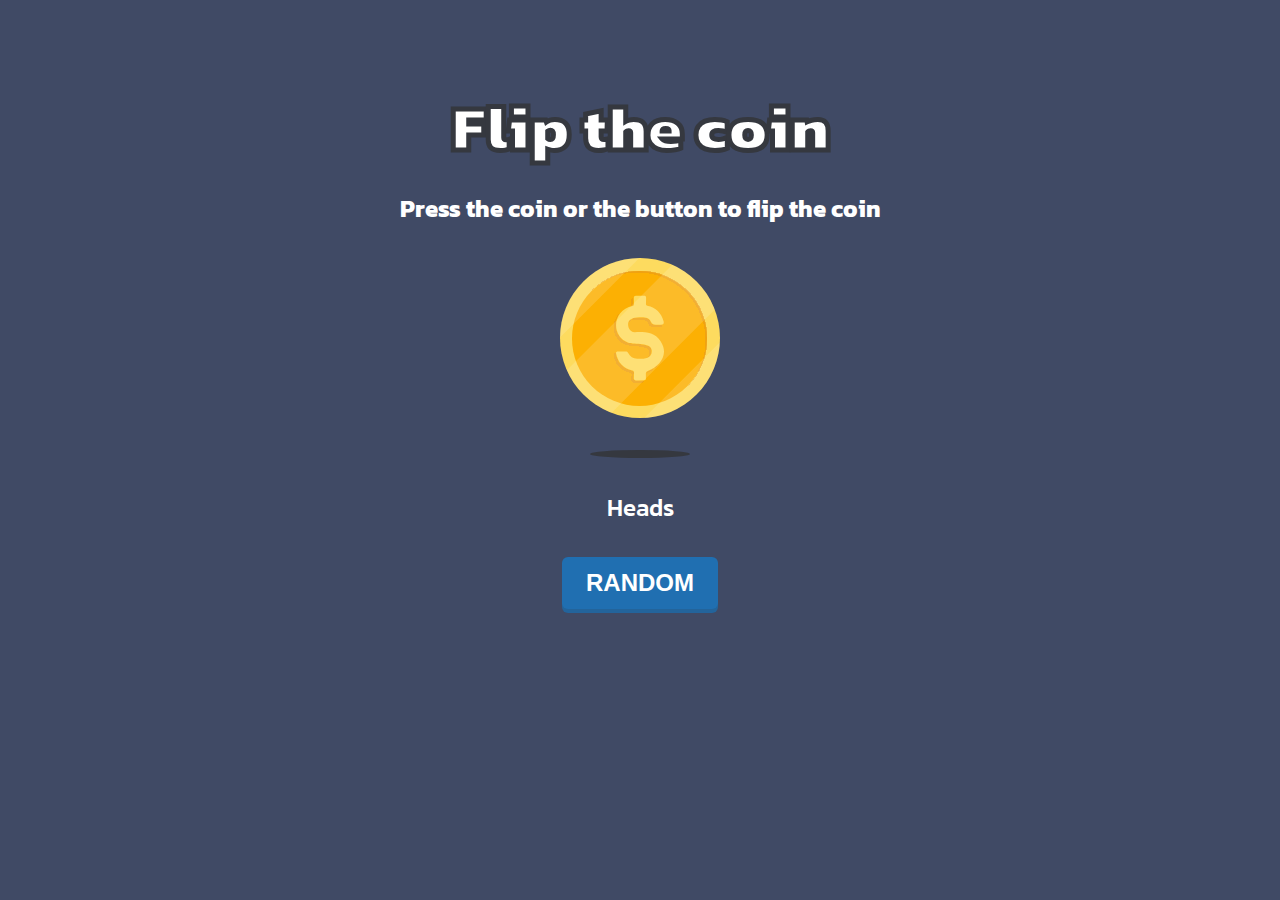
<file: 01filpthecoin/index.html>
<!DOCTYPE html>
<html lang="en">
<head>
    <meta charset="UTF-8">
    <meta name="viewport" content="width=device-width, initial-scale=1.0">
    <title>Document</title>
    <link rel="stylesheet" href="style.css">
</head>
<body>
    <main>

       <div class="title-container">
            <h1 class="title"> Flip the coin </h1>
            <p class="text">Press the coin or the button to flip the coin</p>
        </div>
        <div class="coin-container">
            <img src="resources/heads.svg" alt="" id="coin" class="">
            <img src="resources/shadow.svg" alt="" class="shadow">
        </div>
        <div class="button-container">
            <p class="result"> Heads </p>
            <button class="flip-btn">RANDOM</button>
        </div>

    </main>

</body>
<script src="app.js"></script>
</html>
</file>
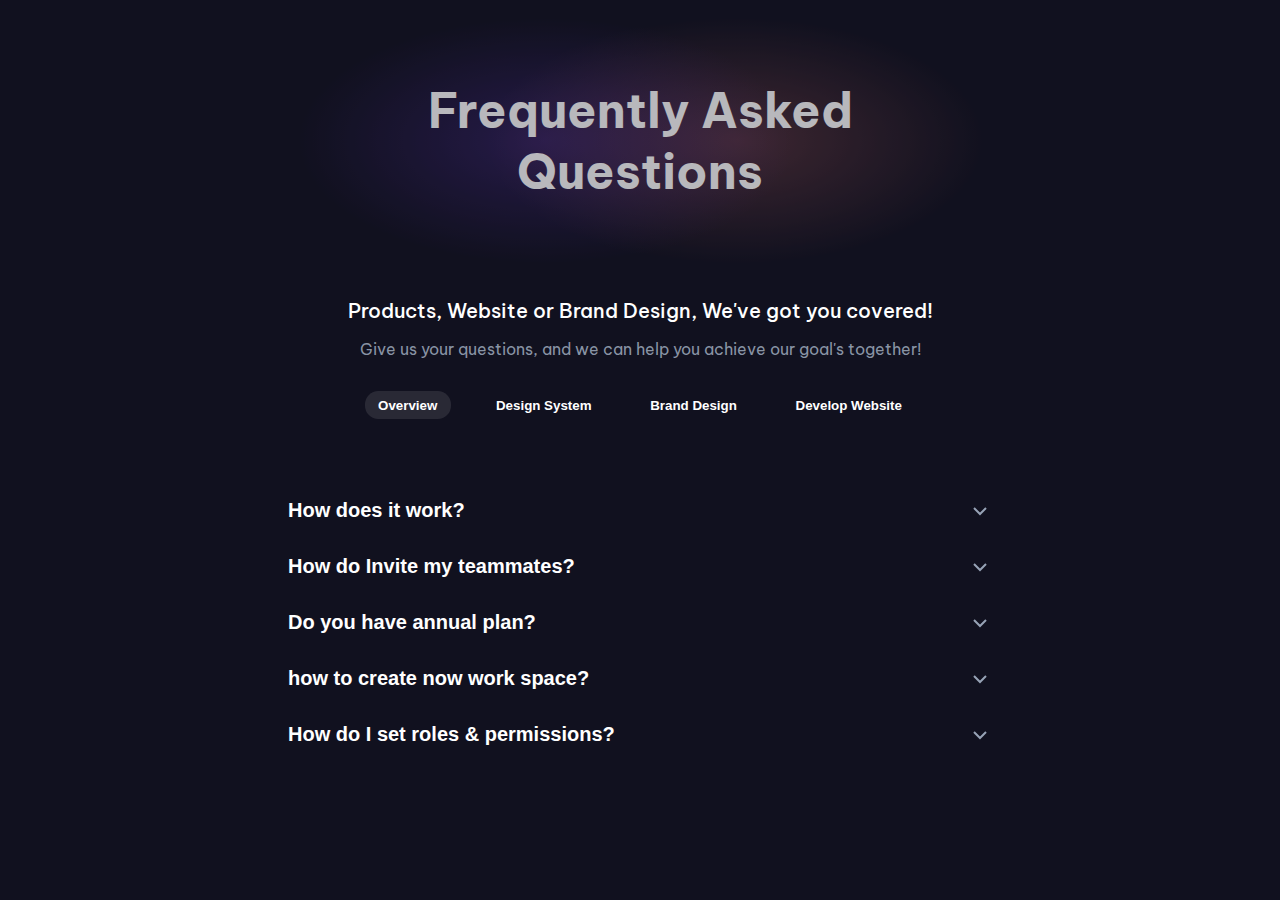
<file: 02faqpage/index.html>
<!DOCTYPE html>
<html lang="en">
<head>
    <meta charset="UTF-8">
    <meta name="viewport" content="width=device-width, initial-scale=1.0">
    <title>Faq page</title>
    <link rel="stylesheet" href="style.css">
</head>
<body>
    <main>
        <div class="heading-container">
            <h1 class="heading">Frequently Asked Questions</h1>
            
            <div class="sub-heading-container">
                <p class="sub-heading">Products, Website or Brand Design, We've got you covered!</p>    
                <p class="text">Give us your questions, and we can help you achieve our goal's together!</p>
            </div>
            <div class="button-container">
                <button class="overview">Overview</button>
                <button class="design-system">Design System</button>
                <button class="brand-design">Brand Design</button>
                <button class="develop-website">Develop Website</button>
            </div>
        </div>
        <div class="faq-container">
            <div class="faq">
                <button class="faq-btn">
                     <p class="sub-heading">How does it work?</p>
                     <img src="resources/Expand_down.svg" alt="" class="arrow">
                </button>
                <p class="text">Lorem ipsum dolor sit amet, consectetur adipisicing elit. Fugit voluptatum officia ad modi! Quod, facere sint? Ad voluptate soluta veritatis iusto autem, dolor eligendi quibusdam eveniet nemo! Doloribus a perspiciatis natus dignissimos cum ullam, error nostrum expedita? Animi, obcaecati assumenda!</p>
            </div>
            <div class="faq">
                 <button class="faq-btn">
                     <p class="sub-heading">How do Invite my teammates?</p>
                     <img src="resources/Expand_down.svg" alt="" class="arrow">
                 </button>
                <p class="text">Lorem ipsum, dolor sit amet consectetur adipisicing elit. Ducimus earum quaerat debitis illum tenetur explicabo! Neque et sint laudantium enim!</p>
            </div>

            <div class="faq">
                 <button class="faq-btn">
                     <p class="sub-heading">Do you have annual plan?</p>
                     <img src="resources/Expand_down.svg" alt="" class="arrow">
                 </button>
                <p class="text">Lorem ipsum, dolor sit amet consectetur adipisicing elit. Obcaecati, aliquid autem omnis deleniti sunt repellendus molestiae debitis quam nemo reprehenderit veniam voluptas recusandae accusamus ut!</p>
            </div>

            <div class="faq">
                 <button class="faq-btn">
                     <p class="sub-heading">how to create now work space?</p>
                     <img src="resources/Expand_down.svg" alt="" class="arrow">
                 </button>
                <p class="text">Lorem ipsum dolor sit amet consectetur adipisicing elit. Harum doloribus officia aliquam veritatis aspernatur. Odit culpa tempora pariatur natus aliquid. Voluptate omnis molestiae, dolor excepturi quaerat voluptates quasi sequi mollitia.</p>
            </div>

            <div class="faq">
                 <button class="faq-btn">
                     <p class="sub-heading">How do I set roles & permissions?</p>
                     <img src="resources/Expand_down.svg" alt="" class="arrow">
                 </button>
                <p class="text">Lorem ipsum dolor sit amet consectetur adipisicing elit. Commodi numquam blanditiis quisquam? Illum, cum blanditiis mollitia dolorem magni eius reprehenderit accusamus, soluta suscipit reiciendis recusandae atque at vero quod excepturi.</p>
            </div>


        </div>
    </main>
    
</body>
<script src="app.js"></script>
</html>
</file>
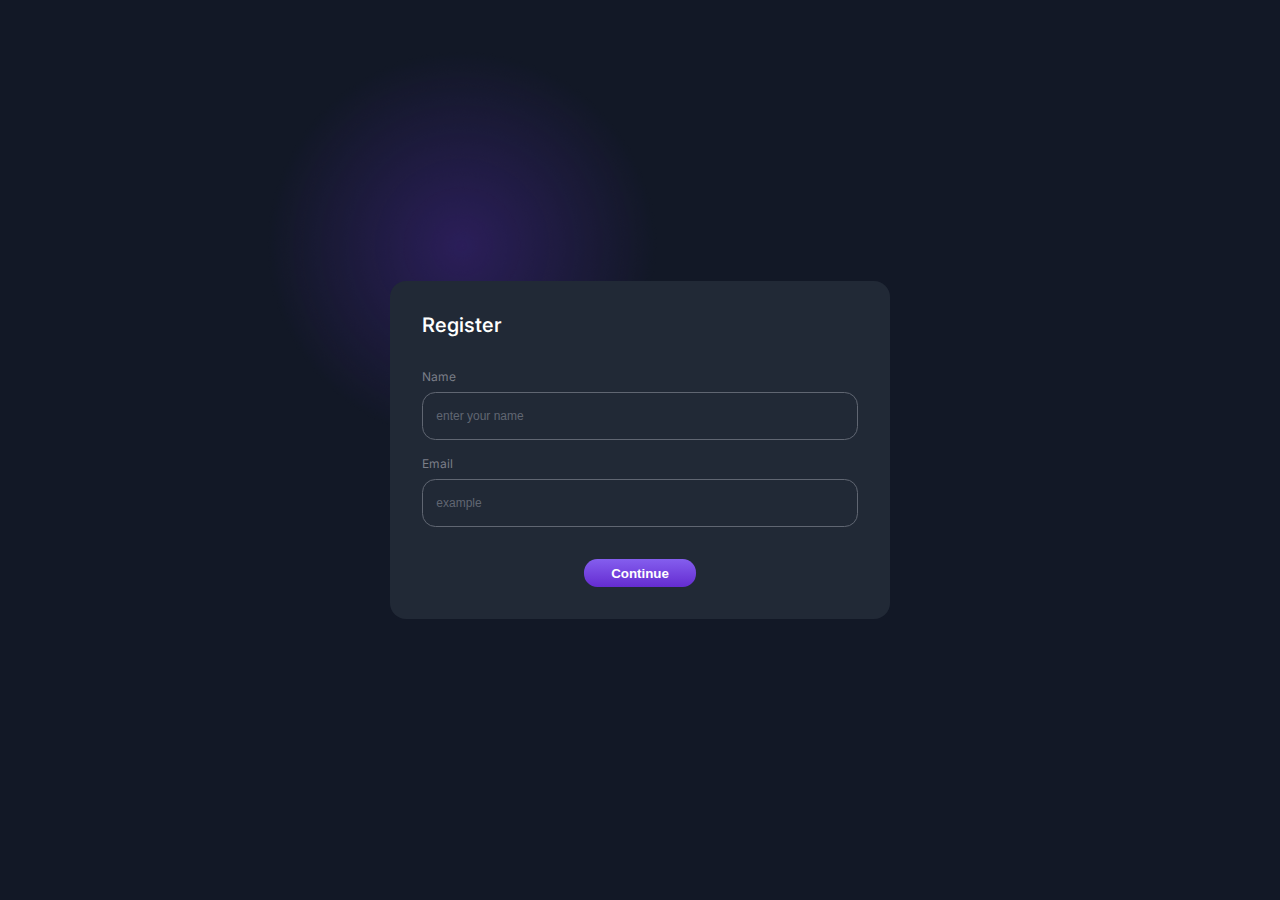
<file: 03multipageform/index.html>
<!DOCTYPE html>
<html lang="en">
<head>
    <meta charset="UTF-8">
    <meta name="viewport" content="width=device-width, initial-scale=1.0">
    <title>Multi-Step Form</title>
    <link rel="stylesheet" href="style.css">
</head>
<body>
    <main>
        <div class="form-container">
            
            <div class="tracker">
                
            </div>
        </div>

    </main>
</body>
<script src="app.js"></script>
</html>
</file>
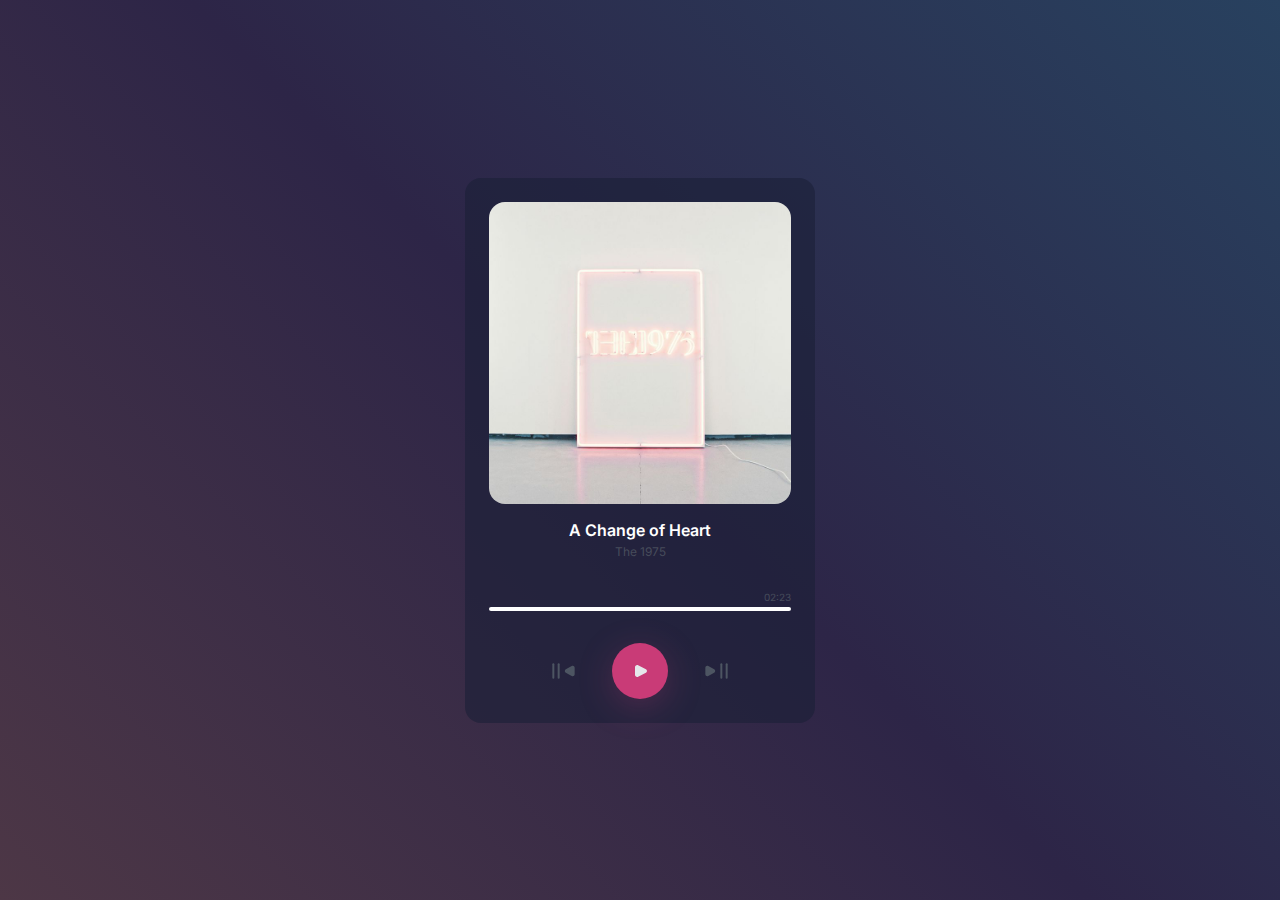
<file: 05musicplayer/index.html>
<!DOCTYPE html>
<html lang="en">
<head>
    <meta charset="UTF-8">
    <meta name="viewport" content="width=device-width, initial-scale=1.0">
    <title>Music Player</title>
    <link rel="stylesheet" href="style.css">
</head>
<body>
    <main>
        <div class="music-player-container">
            <div class="info">
                <img src="" alt="" class="cover">
                <div class="song-info">
                    <div class="name"></div>
                    <div class="author"></div>
                </div>
            </div>
            <div class="control">
                <div class="song-meter">
                    <div class="time">
                        <p class="small-text left"></p>
                        <p class="small-text right"></p>
                    </div>
                    <div class="meter">
                        <div class="nested-meter"> 
                        </div>
                         <input type="range" class="progress" min="0" max="100">
                    </div>
                </div>
                <div class="controls">
                    <img src="src/Stop_and_play_fill-1.svg" alt="" class="play-left">
                    <img src="src/Play_fill.svg" alt="" class="play-pause play">
                    <img src="src/Stop_and_play_fill.svg" alt="" class="play-right">
                </div>
            </div>
        </div>
    </main>
    
</body>
<script src="app.js"></script>
</html>
</file>
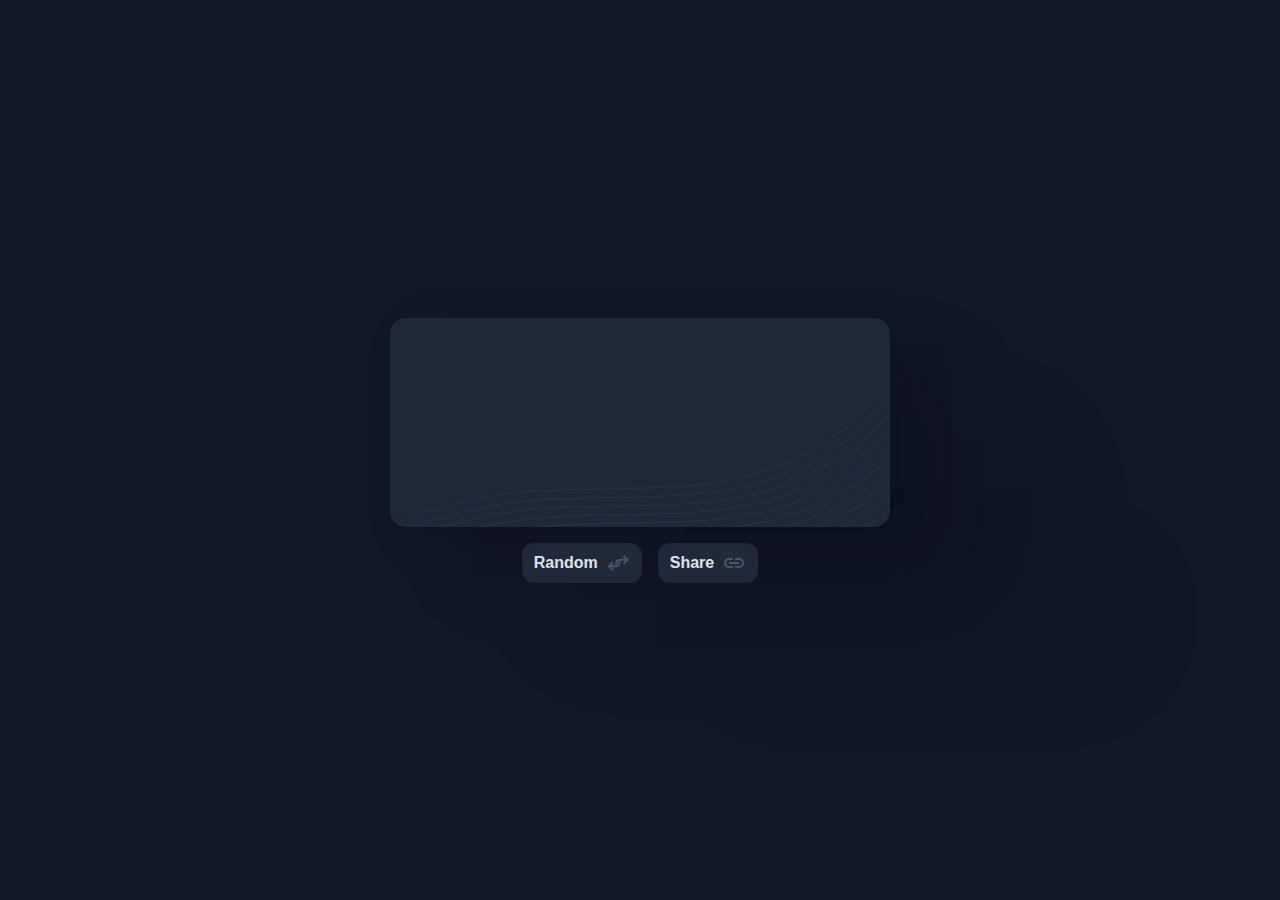
<file: 06randomquotegenerator/index.html>
<!DOCTYPE html>
<html lang="en">
<head>
    <meta charset="UTF-8">
    <meta name="viewport" content="width=device-width, initial-scale=1.0">
    <title>Quote</title>
    <link rel="stylesheet" href="style.css">
</head>
<body>
    <main>
        <div class="modal">
              
                <button class="copy-link link"><img src="resources/copy.svg" alt=""></button>
                <a class="x"><button class="x-link link"><img src="resources/twitter-3-svgrepo-com.svg" alt=""></button></a>
                  <button class="close link"><img src="resources/cross-svgrepo-com.svg" alt=""></button>

        </div>
        <div class="container">
        </div>
        <div class="buttons">
            <button id="random">Random <img src="resources/regroup.svg" alt=""></button>
            <button id="share">Share <img src="resources/link.svg" alt=""></button>
        </div>

    </main>  
</body>
<script type="module"  src="script.js"></script>
</html>
</file>
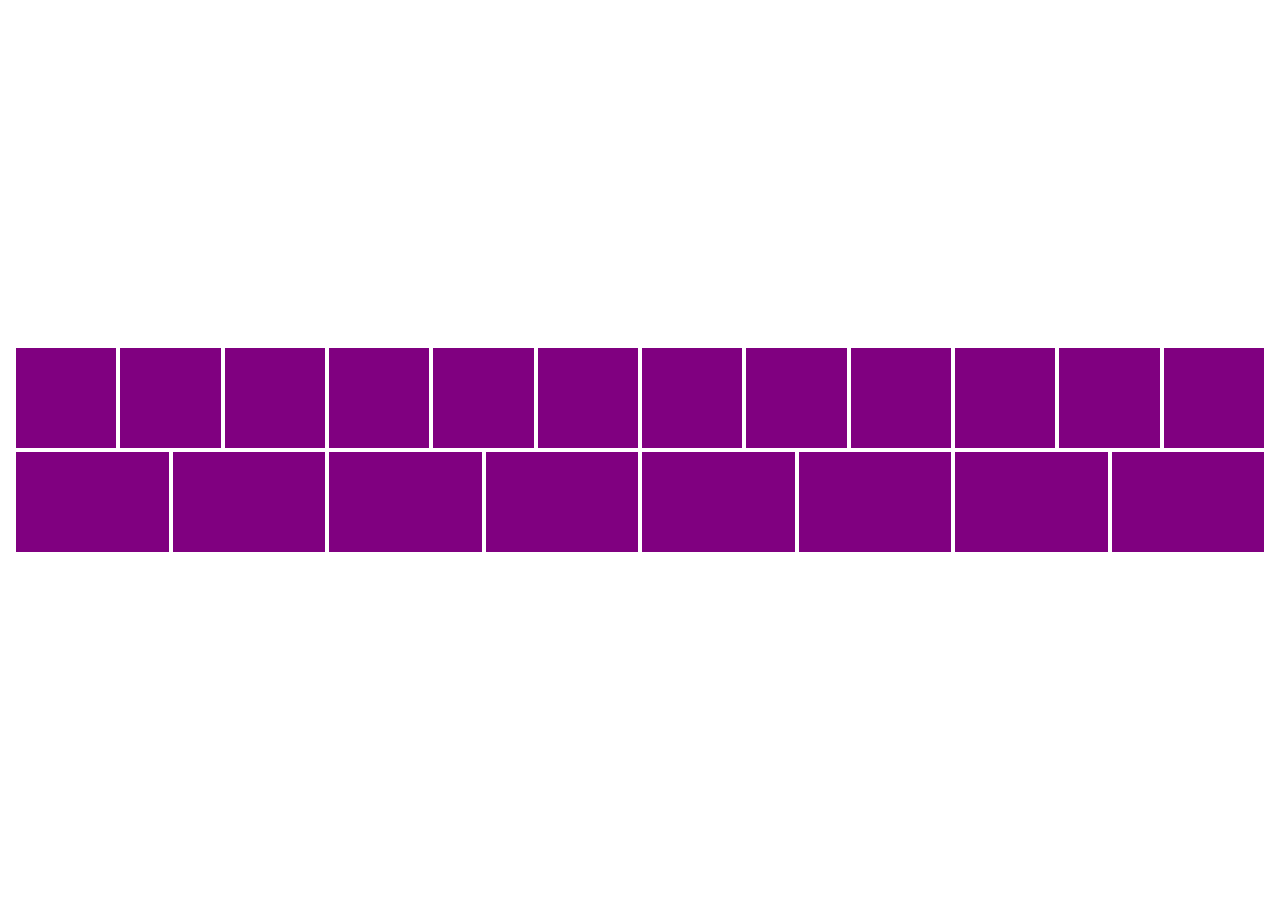
<file: test.html>
<!DOCTYPE html>
<html lang="en">
<head>
    <meta charset="UTF-8">
    <meta name="viewport" content="width=device-width, initial-scale=1.0">
    <title>Document</title>
    <style>
        *{
            margin: 0;
            padding: 0;
            box-sizing: border-box;
        }

        body{
            width: 100%;
            min-height: 100vh;
            display: flex;
            justify-content: center;
            align-items: center;
        }

        .container{
            
            display: flex;
            justify-content: center;
            align-items: center;
            gap: .25rem;
            padding: 1rem;
            flex-wrap: wrap;
        }
        .box{
            height: 100px;
            width: 100px;
            background-color: purple;
            flex-basis: 1;
            flex-grow: 1;
        }
    </style>
</head>
<body>
    <div class="container">
        <div class="box"></div>
        <div class="box"></div>
        <div class="box"></div>
        <div class="box"></div>
        <div class="box"></div>
        <div class="box"></div>
        <div class="box"></div>
        <div class="box"></div>
        <div class="box"></div>
        <div class="box"></div>
        <div class="box"></div>
        <div class="box"></div>
        <div class="box"></div>
        <div class="box"></div>
        <div class="box"></div>
        <div class="box"></div>
        <div class="box"></div>
        <div class="box"></div>
        <div class="box"></div>
        <div class="box"></div>
    </div>
    
</body>
<script>

    let box = document.querySelector('.container');
    // box.forEach((item)=>{
    //     item.addEventListener('mouseover',function(e){
    //         console.log(e.target);
    //         e.target.style.backgroundColor = 'pink';
    //         setTimeout(()=>{
    //              e.target.style.backgroundColor = 'purple';
    //         },1000)
    //     });
    // })

    box.addEventListener('mouseover',function(e){
        console.log(e.target);
            if(e.target.className=='box'){
                e.target.style.backgroundColor = 'pink';
            setTimeout(()=>{
                 e.target.style.backgroundColor = 'purple';
            },500);
            }
    });

</script>
</html>
</file>
<file: 01filpthecoin/style.css>
@import url('https://fonts.googleapis.com/css2?family=Kanit:ital,wght@0,100;0,200;0,300;0,400;0,500;0,600;0,700;0,800;0,900;1,100;1,200;1,300;1,400;1,500;1,600;1,700;1,800;1,900&display=swap');


*{
    margin: 0;
    padding: 0;
    box-sizing: border-box;
}


:root{
    /* font-sizes */
    --xl : 4rem ;
    --l : 2rem;
    --xm : 1.5rem;
    --m : 1rem;
    --s : .75rem;


    --fontColor1 : #FFF;
    /* background */
    --bgColor1 : #404A65; 

    --btnColor1 : #206FB1 ;
    --btnAccentColor1 : ;
}

html{
    font-family: "Kanit", sans-serif;
    background-color: var(--bgColor1);
}


body{
    width: 100%;
    min-height: 100vh;
    display: flex;
    justify-content: center;
    align-items: flex-start;
    gap: 2rem;
}

main{
    padding: 5rem 1rem 2rem 1rem;
    text-align: center;
    display: flex;
    flex-direction: column;
    justify-content: center;
    align-items: center;
    gap: 2rem;
}

.title-container{
    flex-wrap: wrap;
    display: flex;
    flex-direction: column;
    align-items: center;
    justify-content: center;
    gap: 1rem;
}
.title{
    font-weight: 900;
    font-size: var(--xl);
    color: var(--fontColor1);
    text-shadow: 0px 0px 0px #35383f;
    -webkit-text-stroke-width: 5px;
    -webkit-text-stroke-color: #35383f;
}
.text{
    font-weight: 700;
    color: var(--fontColor1);
    font-size: var(--xm);
}

.coin-container{
    display: flex;
    flex-direction: column;
    justify-content: center;
    align-items: center;
    gap: 2rem;
}


.button-container{
    display: flex;
    flex-direction: column;
    justify-content: center;
    align-items: center;
    gap: 2rem;
}
.result{
    color: var(--fontColor1);
    font-size: var(--xm);
    font-weight: 500;
}

.flip-btn{
    font-size: var(--xm);
    font-weight: 900;
    color: var(--fontColor1);
    background-color: var(--btnColor1);
    padding: .5em 1em;
    border: none;
    box-shadow: 0px 4px 0px 0px #23649b;
    border-radius: .25em;
    transition: 200ms;
}
.flip-btn:active{
    background-color: white;
    color: black;
    box-shadow: 0px 4px 0px 0px #FFF;
    transition: 200ms;
    
}

.coin-active{
    transform: rotateX(2turn);
    transition: 500ms;
}
</file>
<file: 02faqpage/style.css>
@import url('https://fonts.googleapis.com/css2?family=Be+Vietnam+Pro:ital,wght@0,100;0,200;0,300;0,400;0,500;0,600;0,700;0,800;0,900;1,100;1,200;1,300;1,400;1,500;1,600;1,700;1,800;1,900&display=swap');

*{
    margin: 0;
    padding: 0;
    box-sizing: border-box; 
}

:root{
    --bgColor1 : #11111F ;

    --fontColor1 : #FFF ;
    --fontColor2 : #8994A5;

    /* font-size */
    --heroHeading : 3rem;
    --heading : 2rem;
    --subHeading : 1.25rem;
    --text : 1rem;
    --buttonText : 0.875rem;
}

html {
    font-family: "Be Vietnam Pro", sans-serif;
    background-color: var(--bgColor1);
    color: var(--fontColor1);
}


main{
    width: 100%;
    min-height: 100vh;
    display: flex;
    flex-direction: column;
    justify-content: flex-start;
    align-items: center;
    padding: 1rem 20%;
    padding-bottom: 5rem;
}


/* hero heading */
.heading-container{
    display: flex;
    flex-direction: column;
    align-items: center;
    gap: 2rem;
}
.heading{ 
    width: 22ch;
    text-align: center;
    padding: 4rem 6rem ;
    font-size: var(--heroHeading);
    background-image: url(resources/faq-title-bg.svg);
    background-size: contain;
    background-repeat: no-repeat;
    background-position: top center;
    opacity: .7;

}

/* sub-heading */
.sub-heading-container{
    display: flex;
    flex-direction: column;
    gap: 1rem;
    align-items: center;
}
.sub-heading{
    font-size: var(--subHeading);
    font-weight: 500;
}
.sub-heading-container .text{
    color: var(--fontColor2);
}

/* button */
.button-container{
    display: flex;
    gap: 2rem;
}
button{
    padding: .5em 1em;
    color: var(--fontColor1);
    background: none;
    border: none;
    font-weight: 700;
}

button.overview{
    background-color: rgb(255, 255, 255,.1);
    border-radius: 1em;
}
/* faq */
.faq-container{
    width: 100%;
    margin-top: 5rem;
    display: flex;
    flex-direction: column;
    align-items: flex-start;
    gap: 2rem;
    flex-wrap: wrap;
}

.faq{
    width: 100%;
    display: flex;
    flex-direction: column;
    gap: 1rem;
    border-radius: 1em;
    transition: 200ms;
    padding-left: 2rem;
    padding-right: 2rem;
    
    
}
.faq-btn{
    padding: 0;
    display: flex;
    justify-content: space-between;
}

.faq-btn p{
    font-weight: 700;
}

.faq .sub-heading-container{
    display: flex;
    flex-direction: row;
    justify-content: space-between;
}


.faq .text{
    display: none;
    color: var(--fontColor2);
    transition: 200ms ease-in-out;
}
.faq .text.show{
    display: block;
    transition: 200ms ease-in-out;
}

.faq:has(p.text.show){
    padding: 2rem;
}

.faq:has(p.text.show){
    background-color: rgb(255, 255, 255,.1);
    transition: 200ms ease-in-out;
}


.arrow{
    transition: 200ms ease-in-out;
}
.faq:has(p.text.show) .arrow{
    transform: rotate(.5turn);
    transition: 200ms ease-in-out;
}


@media screen and (max-width:1024px){
    main{
        padding: 1rem 10%;
    }
}

@media screen and (max-width:767px){
    main{
        padding: 1rem 1rem;
    }
    
    .heading{ 
        width:auto;
        opacity: .7;
        font-size: var(--heading);
        padding-left: 1rem;
        padding-right: 1rem;
    }
}
</file>
<file: 03multipageform/style.css>
@import url('https://fonts.googleapis.com/css2?family=Inter:ital,opsz,wght@0,14..32,100..900;1,14..32,100..900&display=swap');

*{
    padding: 0;
    margin: 0;
    box-sizing: border-box;
}


:root{
    --heroHeading : 4rem ;
    --heading : 2rem ;
    --subHeading : 1.25rem;
    --label : .75rem;

    --bgColor1 :#121826 ;
    --bgColor2: #212936;
    --fontColor1: #FFF;
    --fontColor2 : #606672;
    --fontColor3 : #7B7E88;
    

    --borderColor1 : #a6a4a4 ;

}

html , body{
     font-family: "Inter", sans-serif;

}


main{
    width: 100%;
    min-height: 100vh;
    background-color: var(--bgColor1);
    color: var(--fontColor1);
    display: flex;
    justify-content: center;
    align-items: center;
    background-image: url(resources/blur-radial.png);
    background-position: 30% 10% ;
    background-repeat: no-repeat;
    padding: 1rem;
}


/* form container */
.form-container{
    background-color: var(--bgColor2);
    width: 500px;
    height: auto;
    border-radius: 1em;
    padding: 2rem;

    
    
}



/* form */
form{
    display: flex;
    flex-direction: column;
    gap: 2rem;
    
}

/* form column */
.col{
    display: flex;
    flex-direction: column;
    gap: 1rem;
}

/* form row */
.row{
    display: flex;
    flex-direction: column;
    gap: .5rem;
}

.title{
    font-size: var(--subHeading);
    font-weight: 550;
}
label{
    font-size: var(--label);
    color: var(--fontColor3) ;
}

input{
    color: var(--fontColor1);
    height: 3rem;
    border-radius: 1em;
    border: none;
    padding: 1em;
    background: none;
    border: 1px solid var(--fontColor2);
    
}
input:focus{
   outline: none;
}
input::placeholder{
    font-size: 1rem;
    color: var(--fontColor2);
    font-size: var(--label);
}



button{
    color: var(--fontColor1);
    font-weight: 550;
    padding: .5em 2em;
    border-radius: 1em;
    width: fit-content;
    border: none;
    background: linear-gradient(180deg, #845eee 0%, #652cd1 100%);
    align-self: center;
}

input[type='checkbox']{
    display: none;
    height: 10px;
    width: 10px;
}


input[type='checkbox'] + label{
    padding: 1rem;
    border-radius: 1em;
    border: 1px solid var(--borderColor1);
    transition: 200ms ease-in-out;

}

input:checked + label{
    color: white;
    background-color: #652cd1;
    border: none;
    transition: 200ms ease-in-out;
}
</file>
<file: 05musicplayer/style.css>
@import url('https://fonts.googleapis.com/css2?family=Inter:ital,opsz,wght@0,14..32,100..900;1,14..32,100..900&display=swap');@import url('https://fonts.googleapis.com/css2?family=Inter:ital,opsz,wght@0,14..32,100..900;1,14..32,100..900&display=swap');


*{
    margin: 0;
    padding: 0;
    box-sizing: border-box;

}

html,body{

    font-family: "Inter", sans-serif;

}
:root{

    --bgColor1 : rgba(27, 32, 55, 0.6); 

    --accentColor1 : #C93B77; 

    --fontColor1 : white;
    --fontColor2 : #474C5B;

    --name : 1rem;
    --author : .75rem;
    --small-text : .625rem;
    
}

main{
    width: 100%;
    min-height: 100vh;
    background-image: linear-gradient(45deg, #4D3746 ,#2D2547 50%, #28415F);
    display: flex;
    justify-content: center;
    align-items: center;
}


/* music player container */

.music-player-container{
    width: 350px;
    height: auto;
    background-color: var(--bgColor1);
    border-radius: 1em;
    padding: 1.5em;
    display: flex;
    flex-direction: column;
    gap: 2rem;
}

/* this container holds cover-image , name , author */
.info{
    text-align: center;
    display: flex;
    flex-direction: column;
    gap: 1rem;
    justify-content: center;
    align-items: center;
}

/* name , author */

.song-info{
    display: flex;
    flex-direction: column;
    align-items: center;
    justify-content: center;
    gap: .25rem;
}

/* cover -image */

.cover{
    height: auto;
    width: 100%;
    border-radius: 1em;
}


.name{
    font-weight: 600;
    font-size: var(--name);
    color: var(--fontColor1);
}

.author{
    font-size: var(--author);
    color: var(--fontColor2);
}


/* controls */
.control{
    font-size: var(--small-text);
    color: var(--fontColor2);
    display: flex;
    flex-direction: column;
    justify-content: center;
    align-items: center;
    gap: 2rem;
}


/* song duration visualizer */
.song-meter{
    display: flex;
    flex-direction: column;
    gap: .25rem;
    width: 100%;
    
}


.time{
    display: flex;
    justify-content: space-between;
}



.meter{
    height: 4px;
    background-color: white;
    border-radius: 1rem;
}

.nested-meter{
    width: 0%;
    height: 100%;
    background-color: #C93B77;
    filter: drop-shadow(0px 8px 16px rgba(201, 59, 118, 0.25));
    border-radius: 1rem;
}



.controls{
    position: relative;
    display: flex;
    gap: 2rem;
}

.play-pause{
    background-color: #C93B77;
    padding: .75rem;
    border-radius: 50%;
    filter: drop-shadow(0px 8px 16px rgba(201, 59, 118, 0.25));
}
.play-pause:active , .play-left:active , .play-right:active{
   animation-name: buttonanimation;
   animation-duration: 300ms;
   animation-timing-function: ease-in-out;
}

@keyframes buttonanimation {
    0%{
        transform: scale(1);
    }    
    50%{
      transform: scale(1.25);
    }
    100%{
      transform: scale(1);
    }
}

.meter{
    position: relative;
}
.progress{
    width: 100%;
    position: absolute;
    height: 4px;
    left: 0;
    top: 0;
    opacity: 0;
}
</file>
<file: 06randomquotegenerator/style.css>
@import url('https://fonts.googleapis.com/css2?family=Outfit:wght@100..900&display=swap');@import url('https://fonts.googleapis.com/css2?family=Outfit:wght@100..900&display=swap');

*{
    margin: 0;
    padding: 0;
    box-sizing: border-box;
}

:root{
    --bgColor1 :#111629 ;

    --accentColor1 : #20293A;

    --fontColor1 : #E0E5EB;
    --fontColor2 : #8B8ECD; 

    --fontL : 1.5rem;
    --fontM  : 1rem;
    --fontS : 0.625rem;

}

html , body{
    font-family: "Outfit", sans-serif;
    background-color: var(--bgColor1);
}
main{
    width: 100%;
    min-height: 100vh;
    display: flex;
    flex-direction: column;
    justify-content: center;
    align-items: center;
    gap: 1rem;

}

.container{
    text-align: center;
    padding: 2rem;
    background-image: url(resources/bg-image-random-quote.svg);
    background-position: bottom;
    background-size:cover;
    background-position: bottom;
    background-repeat: no-repeat;
    background-color: var(--accentColor1);
    max-width: 500px;
    width: 95%;
    min-height:209px;
    box-shadow: 447px 304px 151px 0px rgba(0, 0, 0, 0), 286px 195px 138px 0px rgba(0, 0, 0, 0.01),
    161px 110px 117px 0px rgba(0, 0, 0, 0.05), 72px 49px 87px 0px rgba(0, 0, 0, 0.09),
    18px 12px 48px 0px rgba(0, 0, 0, 0.1);
    display: flex;
    flex-direction: column;
    align-items: center;
    gap: 1.5rem;
    padding-bottom: calc(2rem + 8px);
    border-radius: 1em;
}
.info-container{
    display: flex;
    flex-direction: column;
    gap: .75rem;
}
.author{
    color: var(--fontColor1);
    font-size: var(--fontM);
}

.category{
    color: var(--fontColor2);
    display: flex;
    justify-content: center;
    gap: 1rem;
}
.cat{
    font-size: var(--fontS);
    border: 1.5px solid var(--fontColor2);
    font-weight: 600;
    border-radius: 2em;
    padding: .25rem .5rem;
}

.quote{
    color: var(--fontColor1);
    font-weight: 400;
    font-size: var(--fontL);
    text-align: center;

}

.buttons{
    display: flex;
    gap: 1rem;
    
}

button{
    color: var(--fontColor1);
    background-color: var(--accentColor1);
    font-weight: 600;
    display: flex;
    justify-content: center;
    align-items: center;
    gap: .5rem;
    padding: .5rem .75rem;
    font-size: var(--fontM);
    border: none;
    border-radius: .75em;
}

button:active{
    animation: buttonActive 200ms ease-in-out;
}

@keyframes buttonActive {
    0%{
        transform: scale(1);
    }
    50%{
        transform: scale(1.1);
    }100%{
        transform: scale(1);
    }

}


/* share panel */

.modal{
    display: none;
    position: absolute;
    padding: 1.5rem 3rem;
    background-color: var(--accentColor1);
    border-radius: 1em;
    box-shadow: 0 0 100000px 1000000px #000000;
    justify-content: center;
    align-items: center;
    gap: 1rem;
}

button.link{
    display: flex;
    border: 2px solid var(--bgColor1);
}

.link:active{
    background-color: white;
}
.link img{
    height: 20px;
}
</file>
